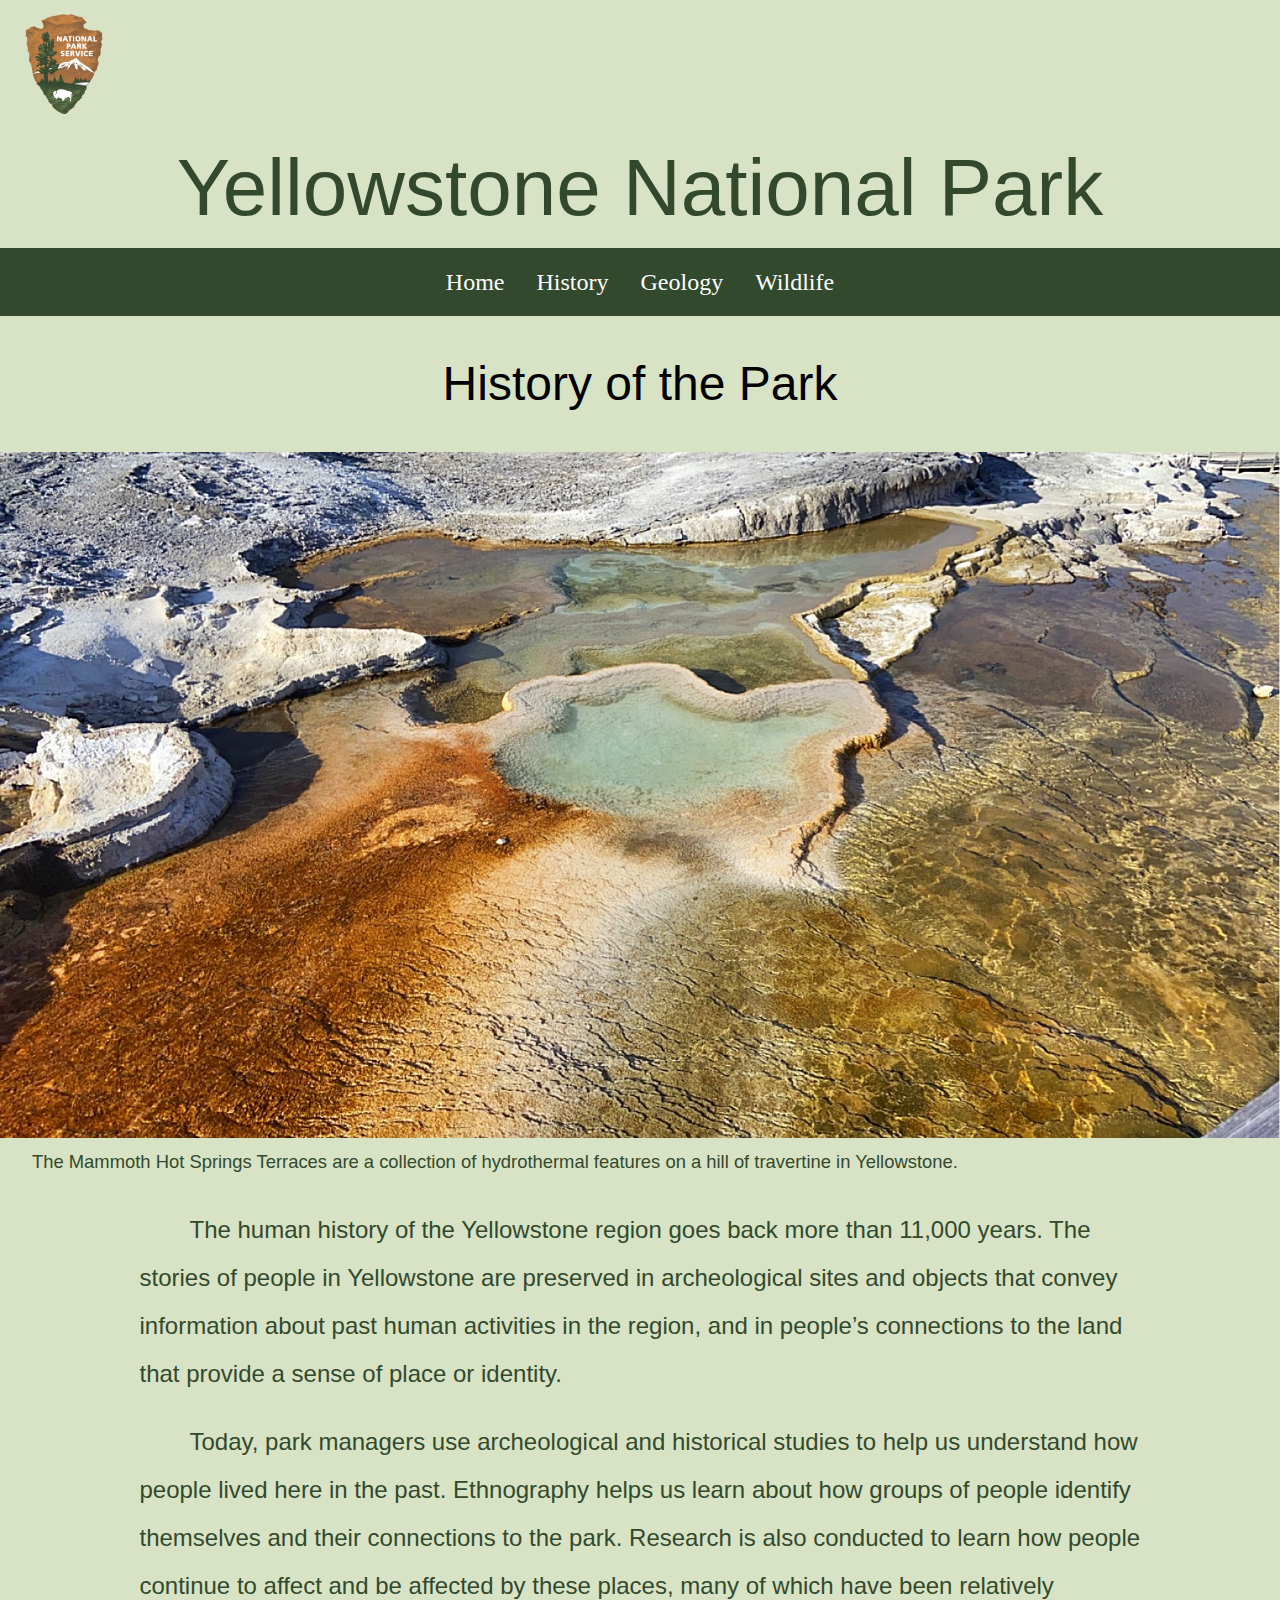
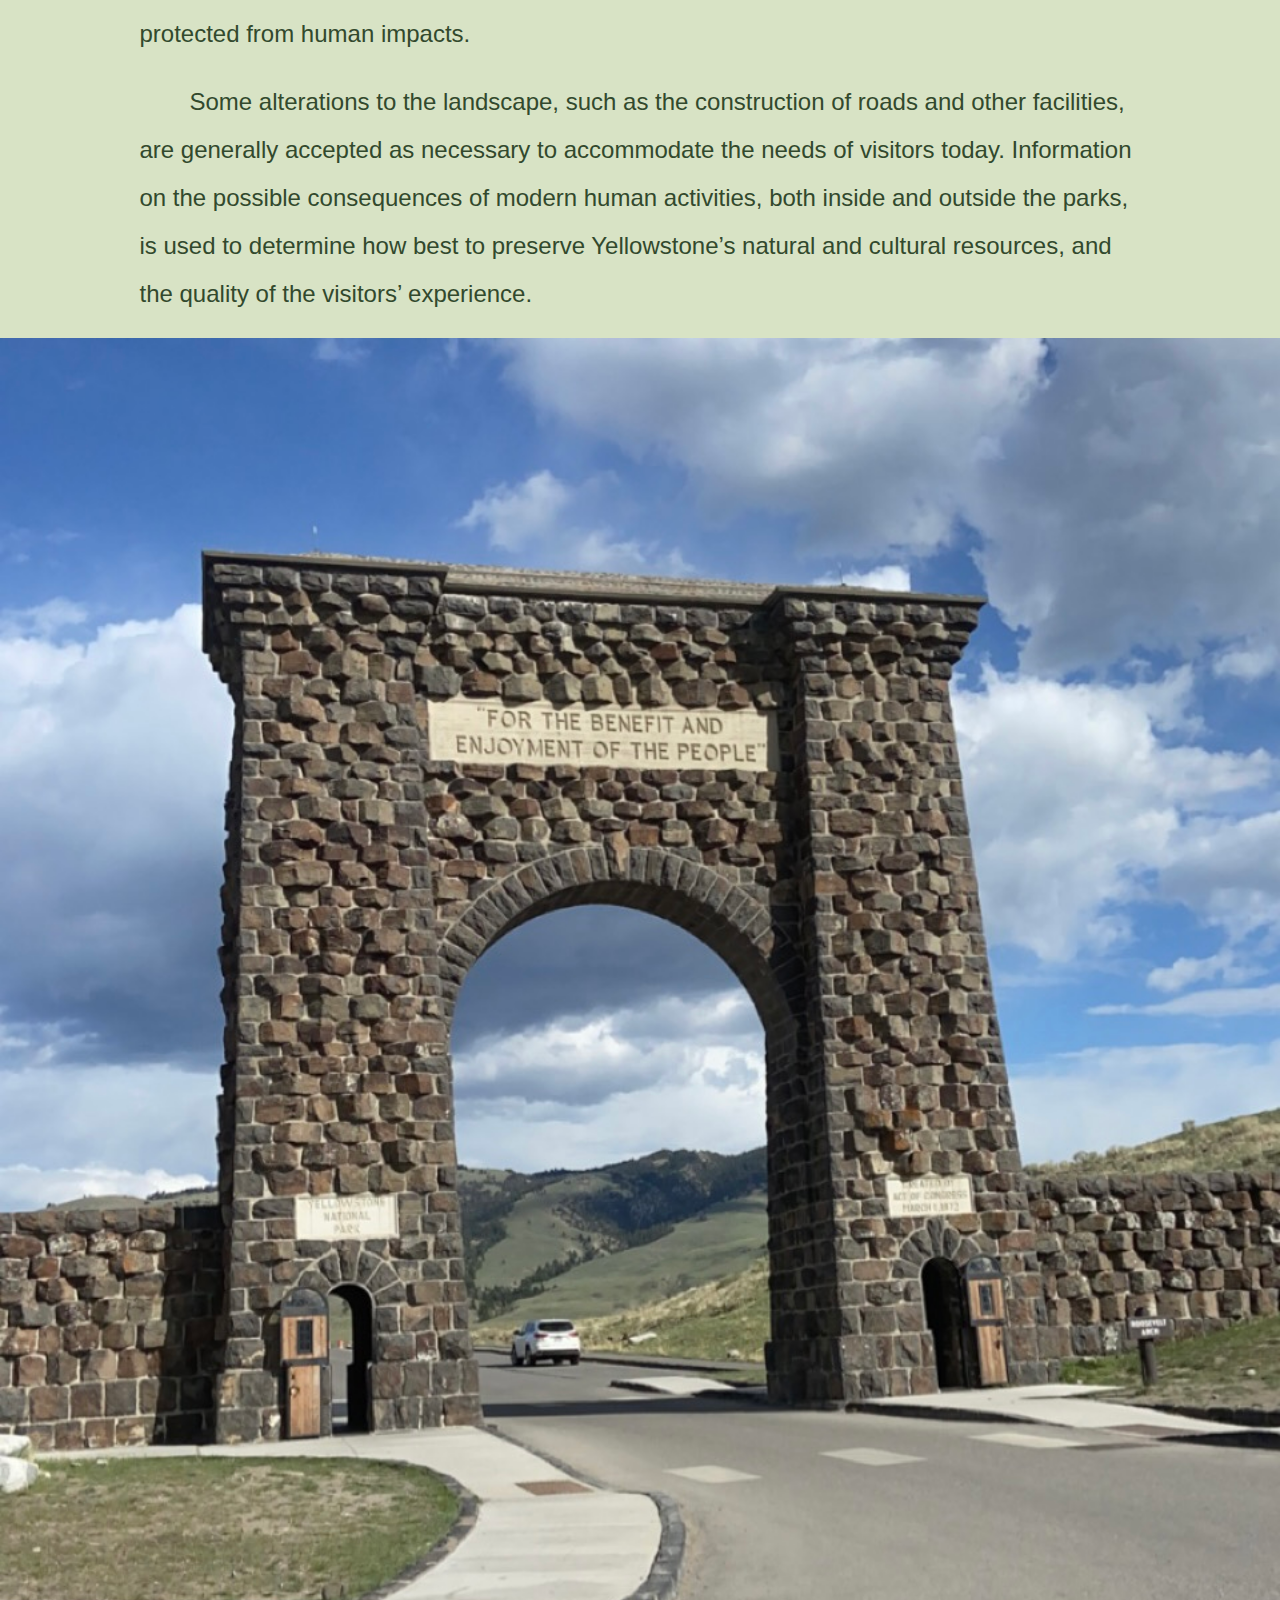
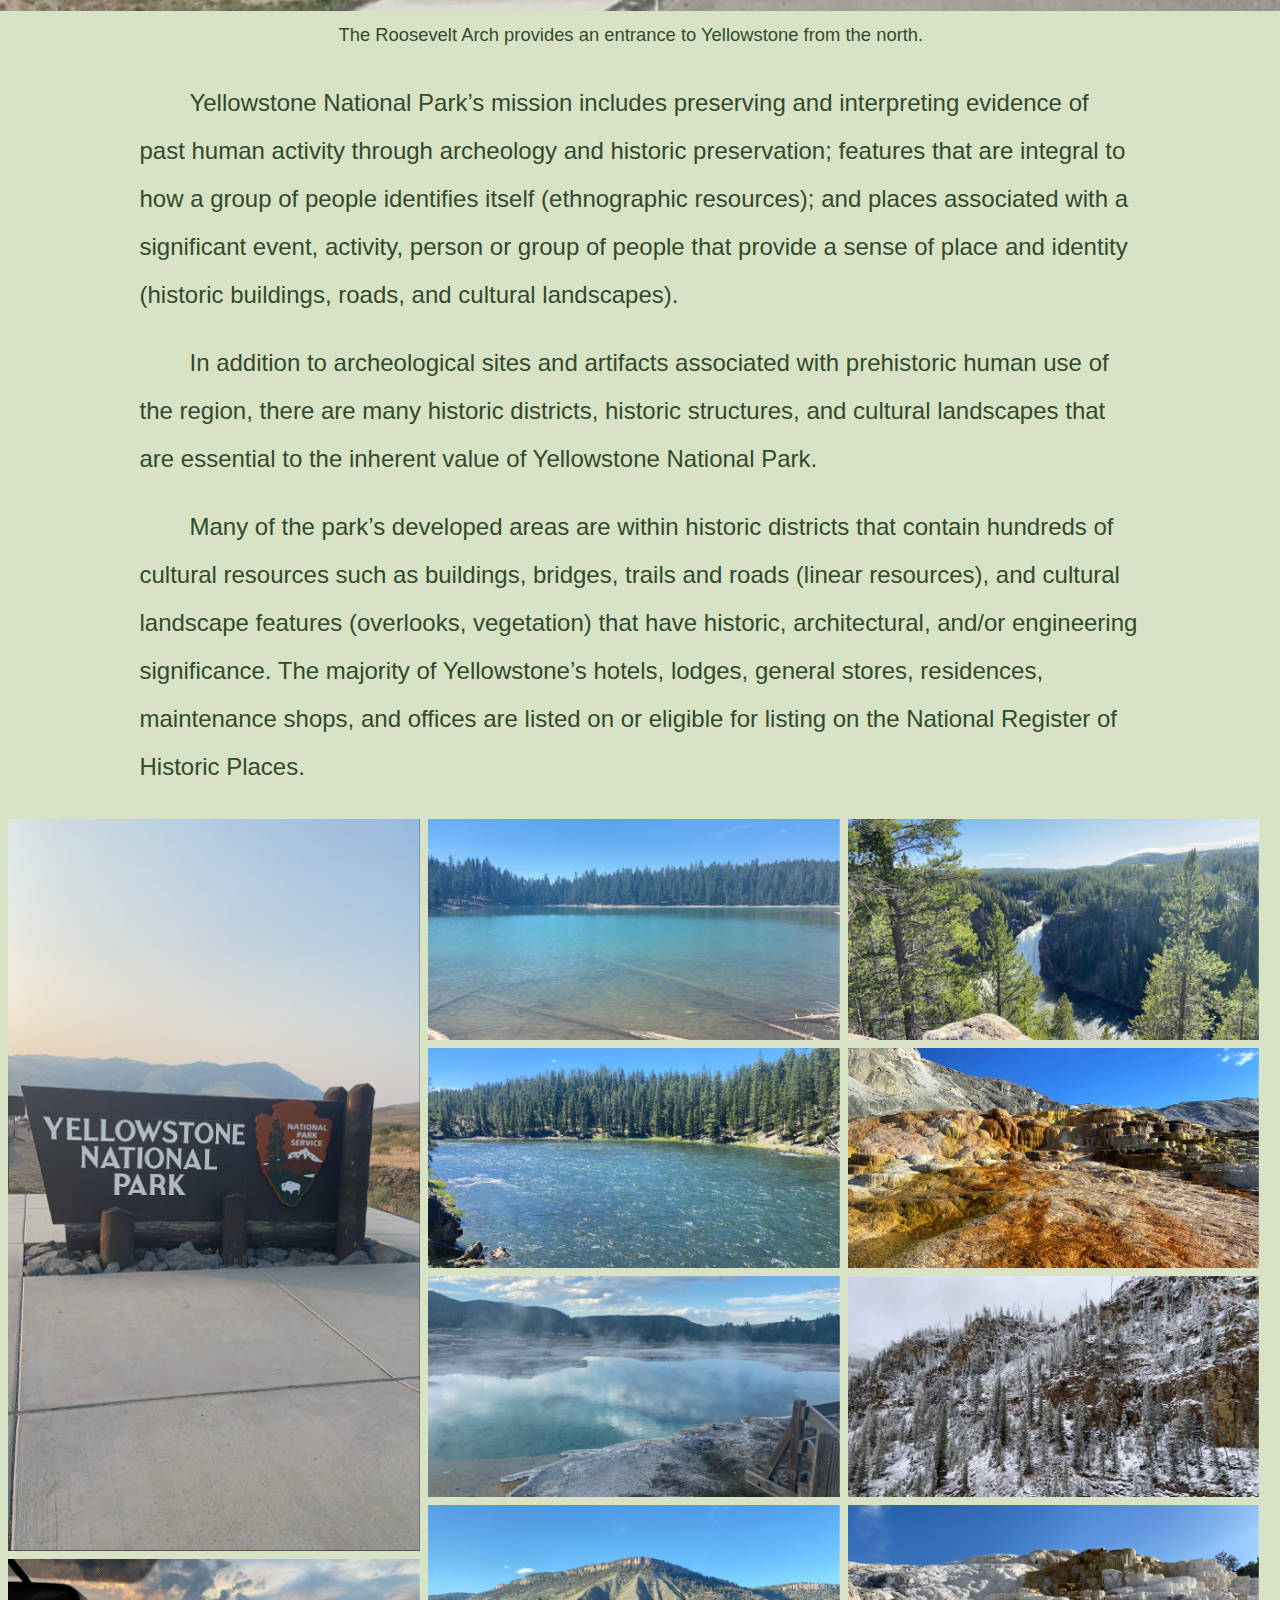
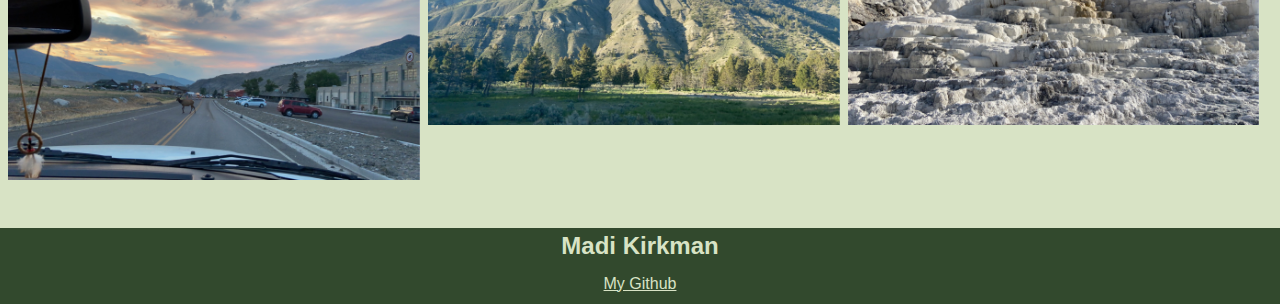
<file: 1.html>
<!DOCTYPE html>
<html lang="en">
  <head>
    <meta charset="UTF-8" />
    <meta http-equiv="X-UA-Compatible" content="IE=edge" />
    <meta name="viewport" content="width=device-width, initial-scale=1.0" />
    <link rel="stylesheet" href="./css/reset.css" />
    <link rel="stylesheet" href="./css/main.css" />
    <script src="./js/main.js" defer></script>
    <title>1</title>
  </head>
  <body>
    <header>
      <img
        class="logo"
        src="img/ynplogo.png.crdownload"
        ;
        alt="National Park Service logo"
        ;
        max-width="100%"
        ;
        height="auto;"
      />
      <h1>Yellowstone National Park</h1>
      <div>
        <span></span>
        <span></span>
        <span></span>
      </div>
    </header>

    <ul class="links">
      <li><a href="./index.html">Home</a></li>
      <li><a href="./1.html">History</a></li>
      <li><a href="./2.html">Geology</a></li>
      <li><a href="./3.html">Wildlife</a></li>
    </ul>

    <h2 class="article-title">History of the Park</h2>
    <img src="./img/hotsprings.JPG" alt="Mammoth Hot Springs" />
    <p class="caption">
      The Mammoth Hot Springs Terraces are a collection of hydrothermal features
      on a hill of travertine in Yellowstone.
    </p>
    <div class="article-text">
      <p></p>
      <p>
        The human history of the Yellowstone region goes back more than 11,000
        years. The stories of people in Yellowstone are preserved in
        archeological sites and objects that convey information about past human
        activities in the region, and in people’s connections to the land that
        provide a sense of place or identity.
      </p>
      <p>
        Today, park managers use archeological and historical studies to help us
        understand how people lived here in the past. Ethnography helps us learn
        about how groups of people identify themselves and their connections to
        the park. Research is also conducted to learn how people continue to
        affect and be affected by these places, many of which have been
        relatively protected from human impacts.
      </p>
      <p>
        Some alterations to the landscape, such as the construction of roads and
        other facilities, are generally accepted as necessary to accommodate the
        needs of visitors today. Information on the possible consequences of
        modern human activities, both inside and outside the parks, is used to
        determine how best to preserve Yellowstone’s natural and cultural
        resources, and the quality of the visitors’ experience.
      </p>

      <img src="./img/entrance.jpg" alt="Entrance archway to Yellowstone" />
      <p class="caption">
        The Roosevelt Arch provides an entrance to Yellowstone from the north.
      </p>

      <p>
        Yellowstone National Park’s mission includes preserving and interpreting
        evidence of past human activity through archeology and historic
        preservation; features that are integral to how a group of people
        identifies itself (ethnographic resources); and places associated with a
        significant event, activity, person or group of people that provide a
        sense of place and identity (historic buildings, roads, and cultural
        landscapes).
      </p>
      <p>
        In addition to archeological sites and artifacts associated with
        prehistoric human use of the region, there are many historic districts,
        historic structures, and cultural landscapes that are essential to the
        inherent value of Yellowstone National Park.
      </p>
      <p>
        Many of the park’s developed areas are within historic districts that
        contain hundreds of cultural resources such as buildings, bridges,
        trails and roads (linear resources), and cultural landscape features
        (overlooks, vegetation) that have historic, architectural, and/or
        engineering significance. The majority of Yellowstone’s hotels, lodges,
        general stores, residences, maintenance shops, and offices are listed on
        or eligible for listing on the National Register of Historic Places.
      </p>
    </div>

    <div class="row">
      <div class="column">
        <img src="./img/yellowstone1.JPG" />
        <img src="./img/yellowstone2.JPG" />
      </div>
      <div class="column">
        <img src="./img/yellowstone5.JPG" />
        <img src="./img/yellowstone6.JPG" />
        <img src="./img/yellowstone7.JPG" />
        <img src="./img/yellowstone8.JPG" />
      </div>
      <div class="column">
        <img src="./img/yellowstone9.JPG" />
        <img src="./img/yellowstone10.JPG" />
        <img src="./img/yellowstone11.jpg" />
        <img src="./img/yellowstone12.JPG" />
      </div>
    </div>

    <div class="footer">
      <h2>Madi Kirkman</h2>
      <a class="project-link" href="https://madikirkman.github.io/project-two/"
        >My Github</a
      >
    </div>
  </body>
</html>
</file>
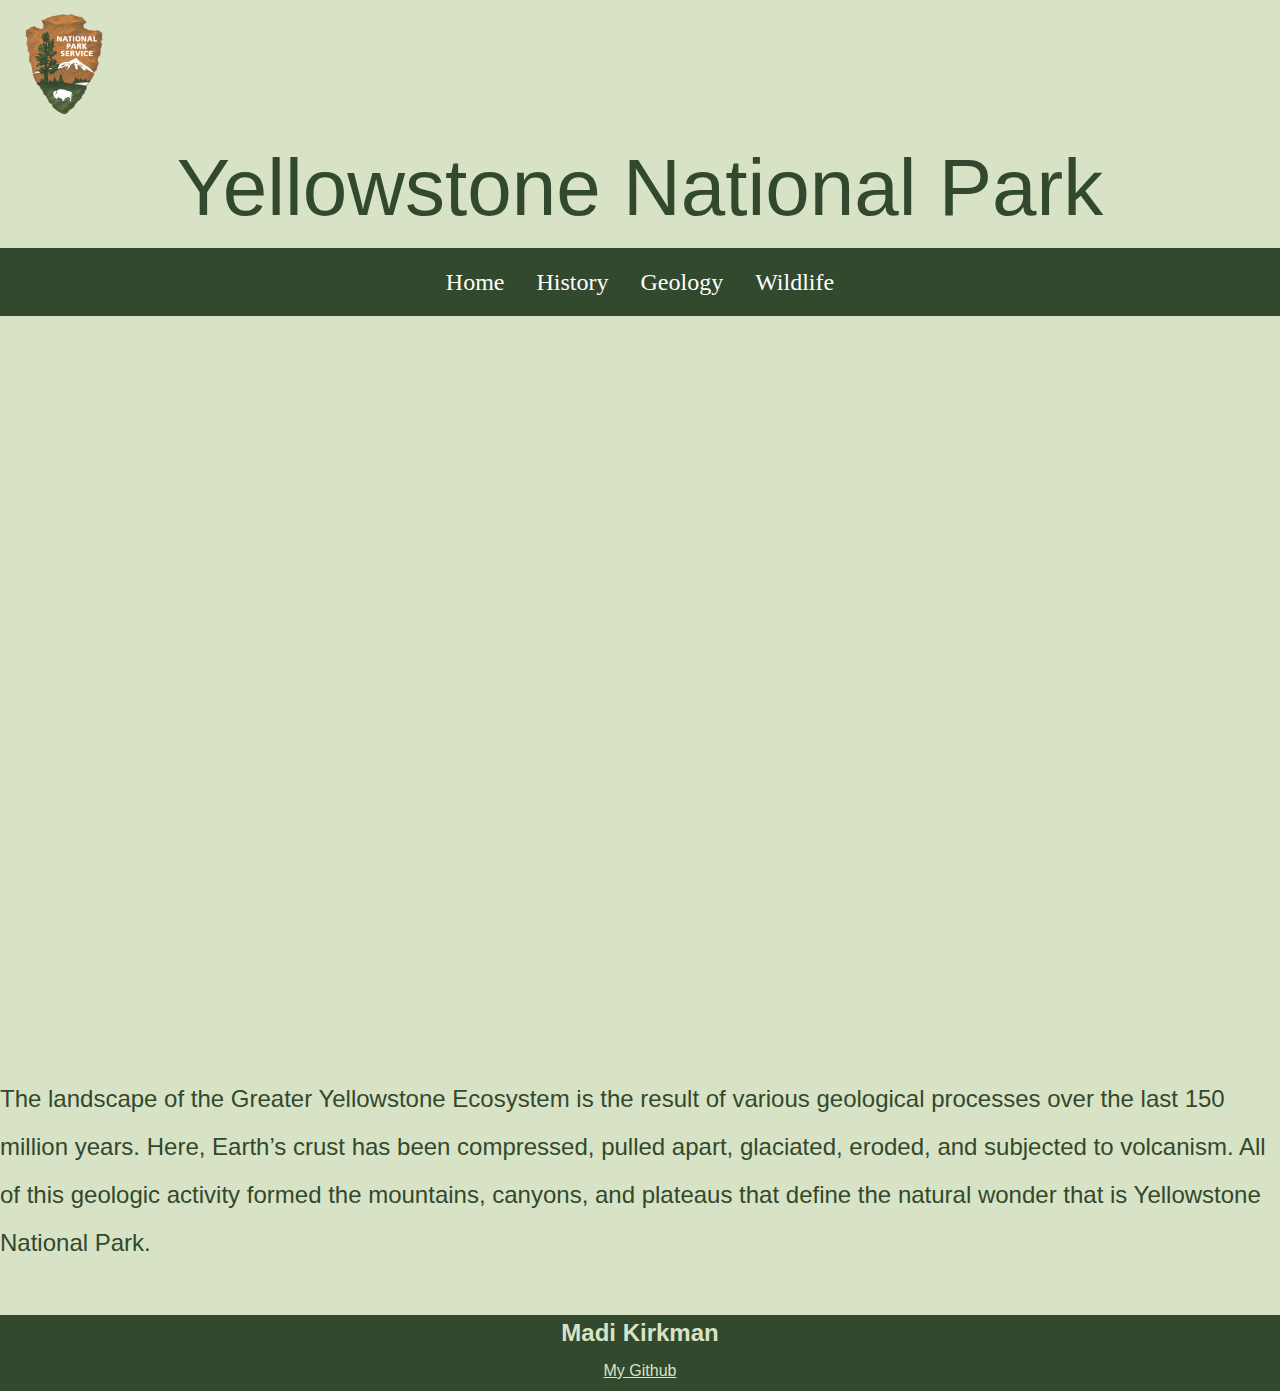
<file: 2.html>
<!DOCTYPE html>
<html lang="en">
  <head>
    <meta charset="UTF-8" />
    <meta http-equiv="X-UA-Compatible" content="IE=edge" />
    <meta name="viewport" content="width=device-width, initial-scale=1.0" />
    <link rel="stylesheet" href="./css/reset.css" />
    <link rel="stylesheet" href="./css/main.css" />
    <script src="./js/main.js" defer></script>
    <title>2</title>
  </head>
  <body>
    <header>
      <img
        class="logo"
        src="img/ynplogo.png.crdownload"
        ;
        alt="National Park Service logo"
        ;
        max-width="100%"
        ;
        height="auto;"
      />
      <h1>Yellowstone National Park</h1>
      <div>
        <span></span>
        <span></span>
        <span></span>
      </div>
    </header>

    <ul class="links">
      <li><a href="./index.html">Home</a></li>
      <li><a href="./1.html">History</a></li>
      <li><a href="./2.html">Geology</a></li>
      <li><a href="./3.html">Wildlife</a></li>
    </ul>

    <iframe
      class="video"
      src="https://www.youtube.com/embed/tMSX8JoWSv0"
      title="YouTube video player"
      frameborder="0"
      allow="accelerometer; autoplay; clipboard-write; encrypted-media; gyroscope; picture-in-picture"
      allowfullscreen
    ></iframe>

    <p>
      The landscape of the Greater Yellowstone Ecosystem is the result of
      various geological processes over the last 150 million years. Here,
      Earth’s crust has been compressed, pulled apart, glaciated, eroded, and
      subjected to volcanism. All of this geologic activity formed the
      mountains, canyons, and plateaus that define the natural wonder that is
      Yellowstone National Park.
    </p>

    <div class="footer">
      <h2>Madi Kirkman</h2>
      <a class="project-link" href="https://madikirkman.github.io/project-two/"
        >My Github</a
      >
    </div>
  </body>
</html>
</file>
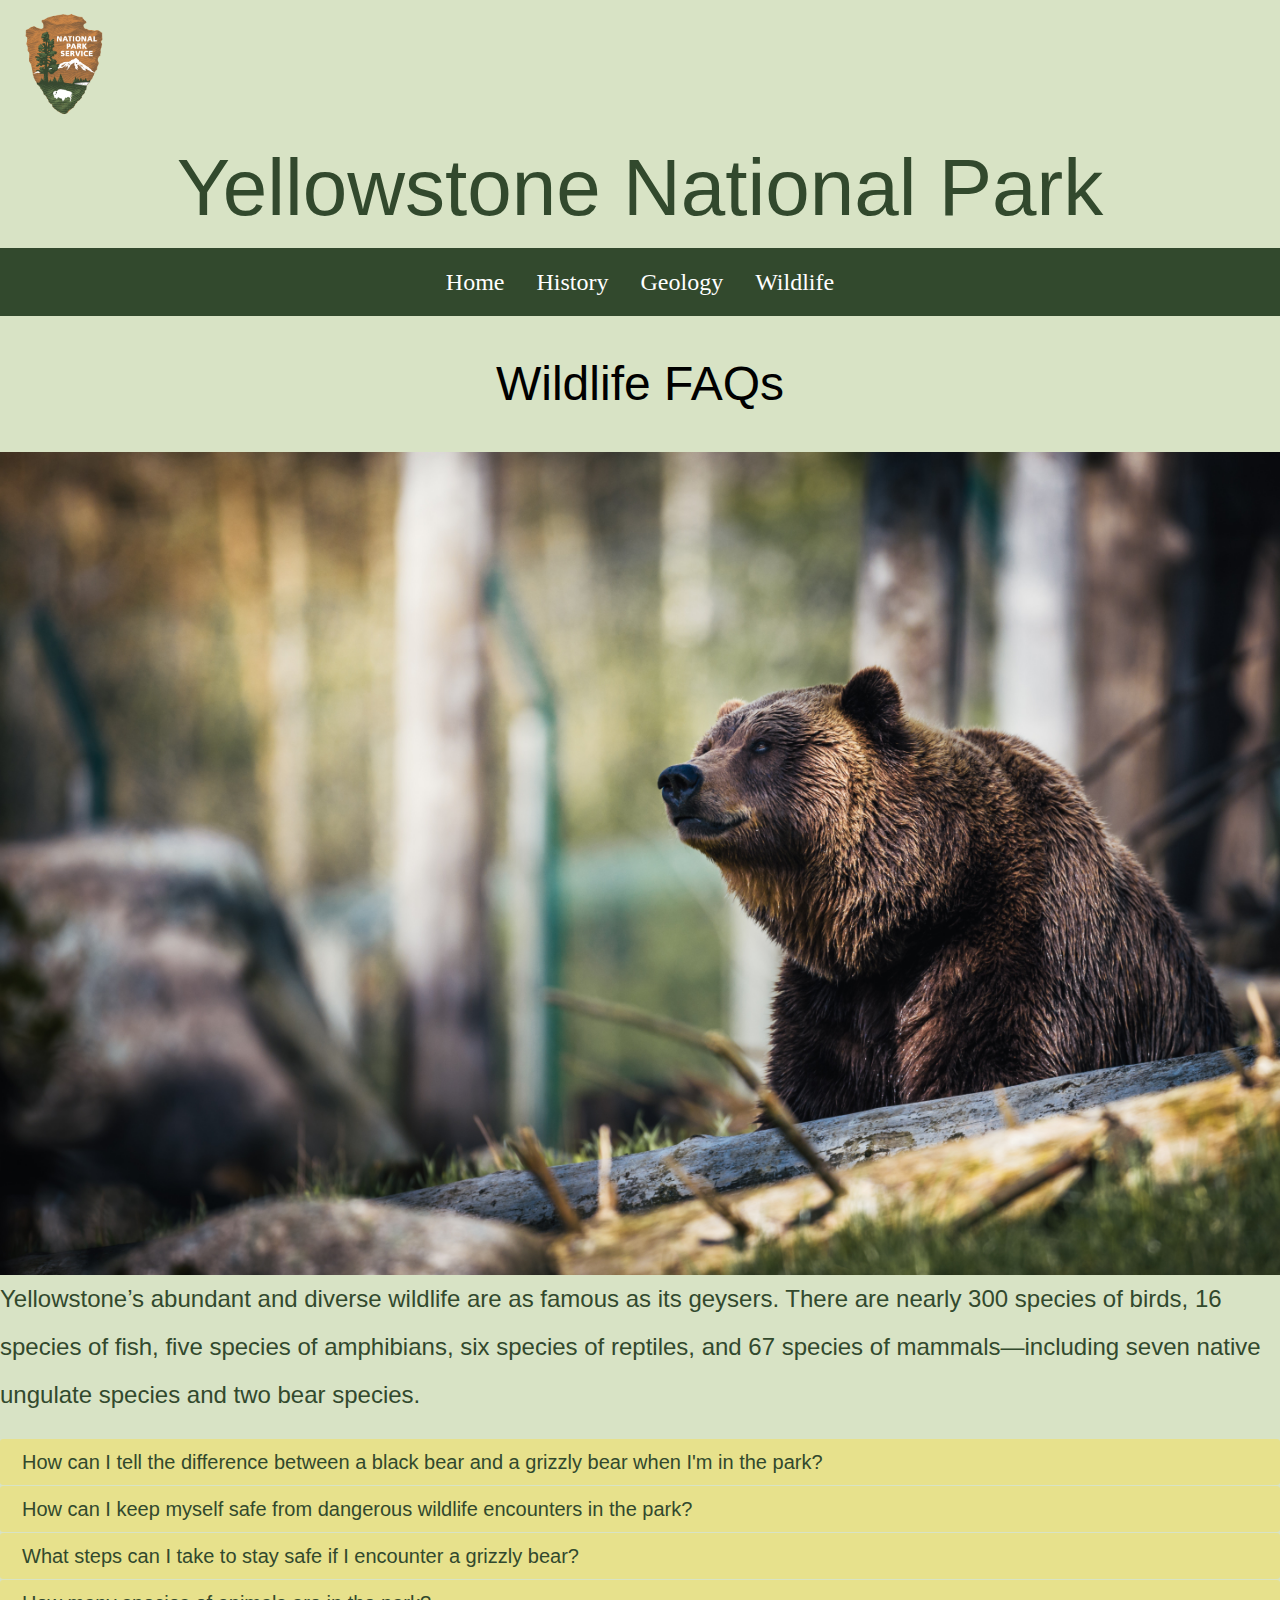
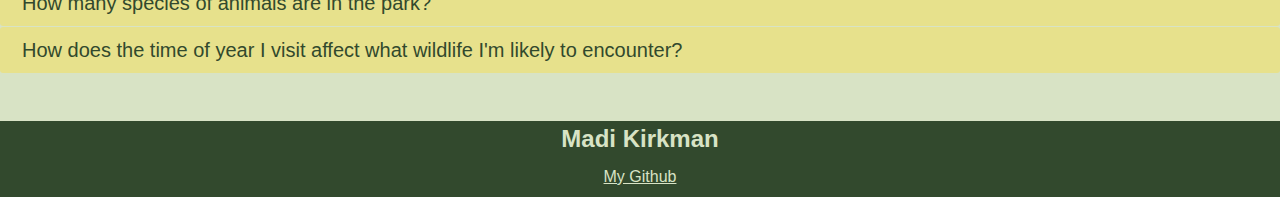
<file: 3.html>
<!DOCTYPE html>
<html lang="en">
  <head>
    <meta charset="UTF-8" />
    <meta http-equiv="X-UA-Compatible" content="IE=edge" />
    <meta name="viewport" content="width=device-width, initial-scale=1.0" />
    <link rel="stylesheet" href="./css/reset.css" />
    <link rel="stylesheet" href="./css/main.css" />
    <script src="./js/main.js" defer></script>
    <title>3</title>
  </head>
  <body>

    <header>
      <img
        class="logo"
        src="img/ynplogo.png.crdownload"
        ;
        alt="National Park Service logo"
        ;
        max-width="100%"
        ;
        height="auto;"
      />
      <h1>Yellowstone National Park</h1>
      <div>
        <span></span>
        <span></span>
        <span></span>
      </div>
    </header>

      <ul class="links">
        <li><a href="./index.html">Home</a></li>
        <li><a href="./1.html">History</a></li>
        <li><a href="./2.html">Geology</a></li>
        <li><a href="./3.html">Wildlife</a></li>
      </ul>
    <body>

    <h2 class="article-title">Wildlife FAQs</h2>
<img src="./img/pexels-janko-ferlic-1068554.jpg" alt="A grizzly bear">
<p>Yellowstone’s abundant and diverse wildlife are as famous as its geysers. There are nearly 300 species of birds, 16 species of fish, five species of amphibians, six species of reptiles, and 67 species of mammals—including seven native ungulate species and two bear species.</p>


<input type="checkbox" id="title1" />
<label for="title1">How can I tell the difference between a black bear and a grizzly bear when I'm in the park?</label>

<div class="content">
<p>Yellowstone is home to two species of bears: grizzly bears and black bears. Of the two species, grizzly bears have a much smaller range across the United States. The grizzly bear is typically larger than the black bear and has a large muscle mass above its shoulders; a concave, rather than straight or convex, facial profile; and much more aggressive behavior.</p>
</div>

<input type="checkbox" id="title2" />
<label for="title2">How can I keep myself safe from dangerous wildlife encounters in the park?</label>

<div class="content">
<p>Wild animals, especially females with young, are unpredictable and dangerous. Keep a safe distance from all wildlife. Each year a number of park visitors are injured by wildlife when approaching too closely. Approaching on foot within 100 yards (91 m) of bears or wolves, or within 25 yards (23 m) of other wildlife is prohibited. Please use roadside pullouts when viewing wildlife. Use binoculars or telephoto lenses for safe viewing and to avoid disturbing wildlife.</p>
</div>

<input type="checkbox" id="title3" />
<label for="title3">What steps can I take to stay safe if I encounter a grizzly bear?</label>

<div class="content">
<p>If a bear doesn't see you, keep out of sight and detour as far as possible behind and downwind of the bear. If the bear sees you, retreat slowly and leave the area.  Do not drop to the ground and “play dead.” Do not run, shout, or make sudden movements: you don't want to startle the bear. Running may trigger a chase response in the bear and you can't outrun a bear. Draw your bear spray from the holster, remove the safety tab, and prepare to use it if the bear charges.</p>
</div>

<input type="checkbox" id="title4" />
<label for="title4">How many species of animals are in the park?</label>

<div class="content">
<p>There are nearly 300 species of birds, 16 species of fish, five species of amphibians, six species of reptiles, and 67 species of mammals—including seven native ungulate species and two bear species.</p>
</div>

<input type="checkbox" id="title5" />
<label for="title5">How does the time of year I visit affect what wildlife I'm likely to encounter?</label>

<div class="content">
<p>Habitat preferences and seasonal cycles of movement determine, in a general sense, where a particular animal may be at a particular time. Early morning and evening hours are when animals tend to be feeding and are more easily seen. But remember that the numbers and variety of animals you see are largely a matter of luck and coincidence.</p>
</div>

    <div class="footer">
      <h2>Madi Kirkman</h2>
      <a class="project-link" href="https://madikirkman.github.io/project-two/"
        >My Github</a
      >

  </body>
</html>
</file>
<file: css/main.css>
/* Decent Defaults */

img,
video {
  width: 100%;
  height: auto;
  object-fit: cover;
}

/* variables */
:root{
--green: #32492d;
--pale-green: #d8e3c5;
--yellow: #e7e18c;
--orange:#d58237;
}

body {
  background-color: var(--pale-green);
  margin: 0;
}

main {
  display: flex;
  gap: 2rem;
}

.header {
  display: grid;
  grid-template-columns: repeat(3, 1fr);
}

/* Mobile*/

@media (max-width: 40em) {
  body {
    min-height: 100vh;
    grid-gap: 2rem;
    padding-left: 2rem;
    padding-right: 2rem;
    display: flex;
    gap: 1rem;
    align-items: center;
    justify-content: center;
    margin: 0;
    min-height: 100vh;
  }
}

@media (max-width: 40em) {
  .links {
    display: none;
  }
}

@media (max-width: 40em) {
  main {
    flex-direction: column;
    background-color: var(--pale-green);
  }
}

@media (max-width: 40em) {
  div span {
    display: flex;
    margin: 0.625rem;
    height: 0.5625rem;
    width: 3.75rem;
    background: var(--green)
    border-radius: 0rem;
  }
}

@media (max-width: 40em) {
  p {
    font-family: skolar-sans-latin, sans-serif;
    font-weight: 400;
    font-style: normal;
    color: var(--green);
    font-size: 1.2rem;
    margin-bottom: 1.25rem;
    line-height: 2.5rem;
  }
}

@media (max-width: 40em) {
  h3 {
    font-family: cortado, sans-serif;
    font-weight: 400;
    font-size: 2rem;
    font-style: normal;
    color: var(--green);
  }
}

@media (max-width: 40em) {
  h1 {
    font-family: cortado, sans-serif;
    display: flex;
    align-items: center;
    font-weight: 400;
    font-size: 4rem;
    font-style: normal;
    color: var(--green);
    white-space: nowrap;
    padding: 0;
    margin: 0;
  }
}
@media (max-width: 40em) {
  .article-title {
    font-family: cortado, sans-serif;
    font-weight: 400;
    font-size: 2rem;
    font-style: normal;
    color: var(--green);
    white-space: nowrap;
    padding: 0;
    margin: 0;
    text-align: center;
    margin-top: 1rem;
    margin-bottom: 1rem;
  }
}

@media (max-width: 40em) {
  button .hamburger {
    display: none;
  }
}

/* Desktop */

@media (min-width: 40em) {
  p {
    font-family: skolar-sans-latin, sans-serif;
    font-weight: 400;
    font-style: normal;
    color: var(--green);
    font-size: 1.5rem;
    margin-bottom: 1.25rem;
    line-height: 3rem;
  }
}

@media (min-width: 40em) {
  h3 {
    font-family: cortado, sans-serif;
    font-weight: 400;
    font-size: 2.5rem;
    font-style: normal;
    color: var(--green);
  }
}

@media (min-width: 40em) {
  h1 {
    font-family: cortado, sans-serif;
    font-weight: 400;
    font-size: 5rem;
    font-style: normal;
    color: var(--green);
    object-fit: cover;
    text-align: center;
    display: flex;
    align-items: center;
    justify-content: center;
  }
}

@media (min-width: 40em) {
  .article-title {
    font-family: cortado, sans-serif;
    font-weight: 400;
    font-size: 3rem;
    font-style: normal;
    color: var(--green);
    white-space: nowrap;
    padding: 0;
    margin: 0;
    text-align: center;
    margin-top: 2rem;
    margin-bottom: 2rem;
  }
}

@media (min-width: 40em) {
  nav {
    display: flex;
    justify-content: center;
    box-shadow: 0 0 0.25rem 0 rgba(0, 0, 0, 0.16);
    padding: 1rem;
  }
}

@media (min-width: 40rem) {
}
nav ul {
  display: flex;
  gap: 1rem;
  margin: 0;
  padding: 0;
}

@media (min-width: 40em) {
  .logo {
    object-fit: cover;
    max-width: 8rem;
  }
  .history {
    margin-left: 2rem;
  }

  .wildlife {
    margin-right: 2rem;
  }

  .hotsprings, .caption, .intro-text, .arch, .video, .bear {
    padding-left: 2rem;
    padding-right: 2rem;
  }

  }
}


.history, 
.geology, 
.wildlife {
  box-shadow: 0 0 0.5rem 0 rgba(0, 0, 0, 0.5);
  border-radius: 1.25rem;
  text-align: center;
  align-items:center;
  overflow: hidden;
  max-width: 30rem;
  background-color: var(--yellow);
  padding:2rem;
  display:flex;
  flex-direction:column;
}

.history,
.geology,
.wildlife {
  display: flex;
  flex-direction: column;
  align-items: center;
  padding: 2rem;
  background-color: var(--yellow);
  box-shadow: 0 0 0.5rem 0 rgba(0, 0, 0, 0.5);
  border-radius: 1.25rem;
  overflow: hidden;
  max-width: 30rem;
}


button {
  background-color: var(--green);
  color: var(--yellow);
  border-radius: 0.5rem;
  font-family: skolar-sans-latin, sans-serif;
  font-weight: 400;
  font-style: normal;
  margin: 0.25rem 0.125rem;
  width: 10rem;
  padding: 0.3125rem;
  margin-top: 3rem;
}

@media (min-width: 40em) {
  body {
    margin: 0;
  }
}

.article-title {
  color: black;
}

.footer {
  background-color: var(--green);
  color: var(--pale-green);
  font-family: skolar-sans-latin, sans-serif;
  font-weight: 400;
  font-style: normal;
  font-style: normal;
  text-align: center;
  padding-left: 15rem;
  padding-right: 15rem;
  margin-top: 3rem;
}

.article-text {
  text-indent: 3.125rem;
}

.article-text p {
  max-width: 75ch;
  margin-left: auto;
  margin-right: auto;
}

iframe.video {
  aspect-ratio: 16/9;
  width: 100%;
}

.question1 {
  background-color: var(--yellow);
  color: var(--green);
  font-family: cortado, sans-serif;
  font-weight: 400;
  font-size: 1.25rem;
  font-style: normal;
  display: flex;
  justify-content: space-between;
}

.plus {
  position: relative;
  border: 0.0625rem dotted var(--yellow);
  width: 0.1875rem;
  height: 0.1875rem;
  background-color: var(--green);
  box-sizing: border-box;
  transform: scale(10);
}
@media (min-width: 40em) {
  .navigation {
    font-size: 1.25rem;
    display: flex;
    justify-content: center;
    grid-column-start: 1;
    grid-column-end: 4;
    background-color: var(--yellow);
    color: black;
  }
  ul {
    list-style-type: none;
    font-size: 1.5rem;
  }
}

button:hover {
  color: var(--orange);
}

@media (max-width: 40em) {
  body {
    flex-direction: column;
  }
}

@media (min-width: 40em) {
  .grand-canyon {
    padding-left: 2rem;
    padding-right: 2rem;
  }
}

li {
  display: flex;
  align-items: space-evenly;
}

ul {
  background-color: var(--yellow);
}

a {
  display: block;
  padding: 0.5rem;
}

.row {
  display: flex;
  flex-wrap: wrap;
  padding: 0 0.25rem;
}

.column {
  flex: 33%;
  max-width: 33%;
  padding: 0 0.25rem;
}

.column img {
  margin-top: 0.5rem;
  vertical-align: middle;
  width: 100%;
}

@media screen and (max-width: 40em) {
  .column {
    flex: 50%;
    max-width: 50%;
  }
}

@media screen and (max-width: 40em) {
  .column {
    flex: 100%;
    max-width: 100%;
  }
}

.caption {
  font-size: 1.15rem;
}

.links {
  list-style-type: none;
  overflow: hidden;
  background-color: var(--green);
  object-position: center;
  display: flex;
  justify-content: center;
}

li a {
  color: white;
  text-align: center;
  padding: 1rem;
  text-decoration: none;
}

li a:hover {
  background-color: var(--orange);
}

.learn a {
  color: white;
  text-decoration: none;
}

.learn a:hover {
  background-color: var(--orange);
}

input {
  display: none;
}

label {
  display: block;
  padding: 0.5rem 1.375rem;
  margin: 0 0 0.0625rem 0;
  cursor: pointer;
  background: var(--yellow);
  border-radius: 0.1875rem;
  color: var(--green);
  transition: ease 0.5s;
  font-family: skolar-sans-latin, sans-serif;
  font-weight: 400;
  font-style: normal;
  font-size: 1.25rem;
}

label:hover {
  background: var(--orange);
}

.content {
  background: white;
  padding: 0.625rem 1.5625rem;
  border: 0.0625rem solid var(--green);
  font-family: skolar-sans-latin, sans-serif;
  font-weight: 400;
  font-style: normal;
  margin: 0 0 0.0625rem 0;
  border-radius: 0.1875rem;
}

input + label + .content {
  display: none;
}

input:checked + label + .content {
  display: block;
}

.grand-canyon {
  margin-top: 2rem;
}

.video {
  margin-top: 2rem;
}

.project-link {
  color: var(--pale-green);
}
</file>
